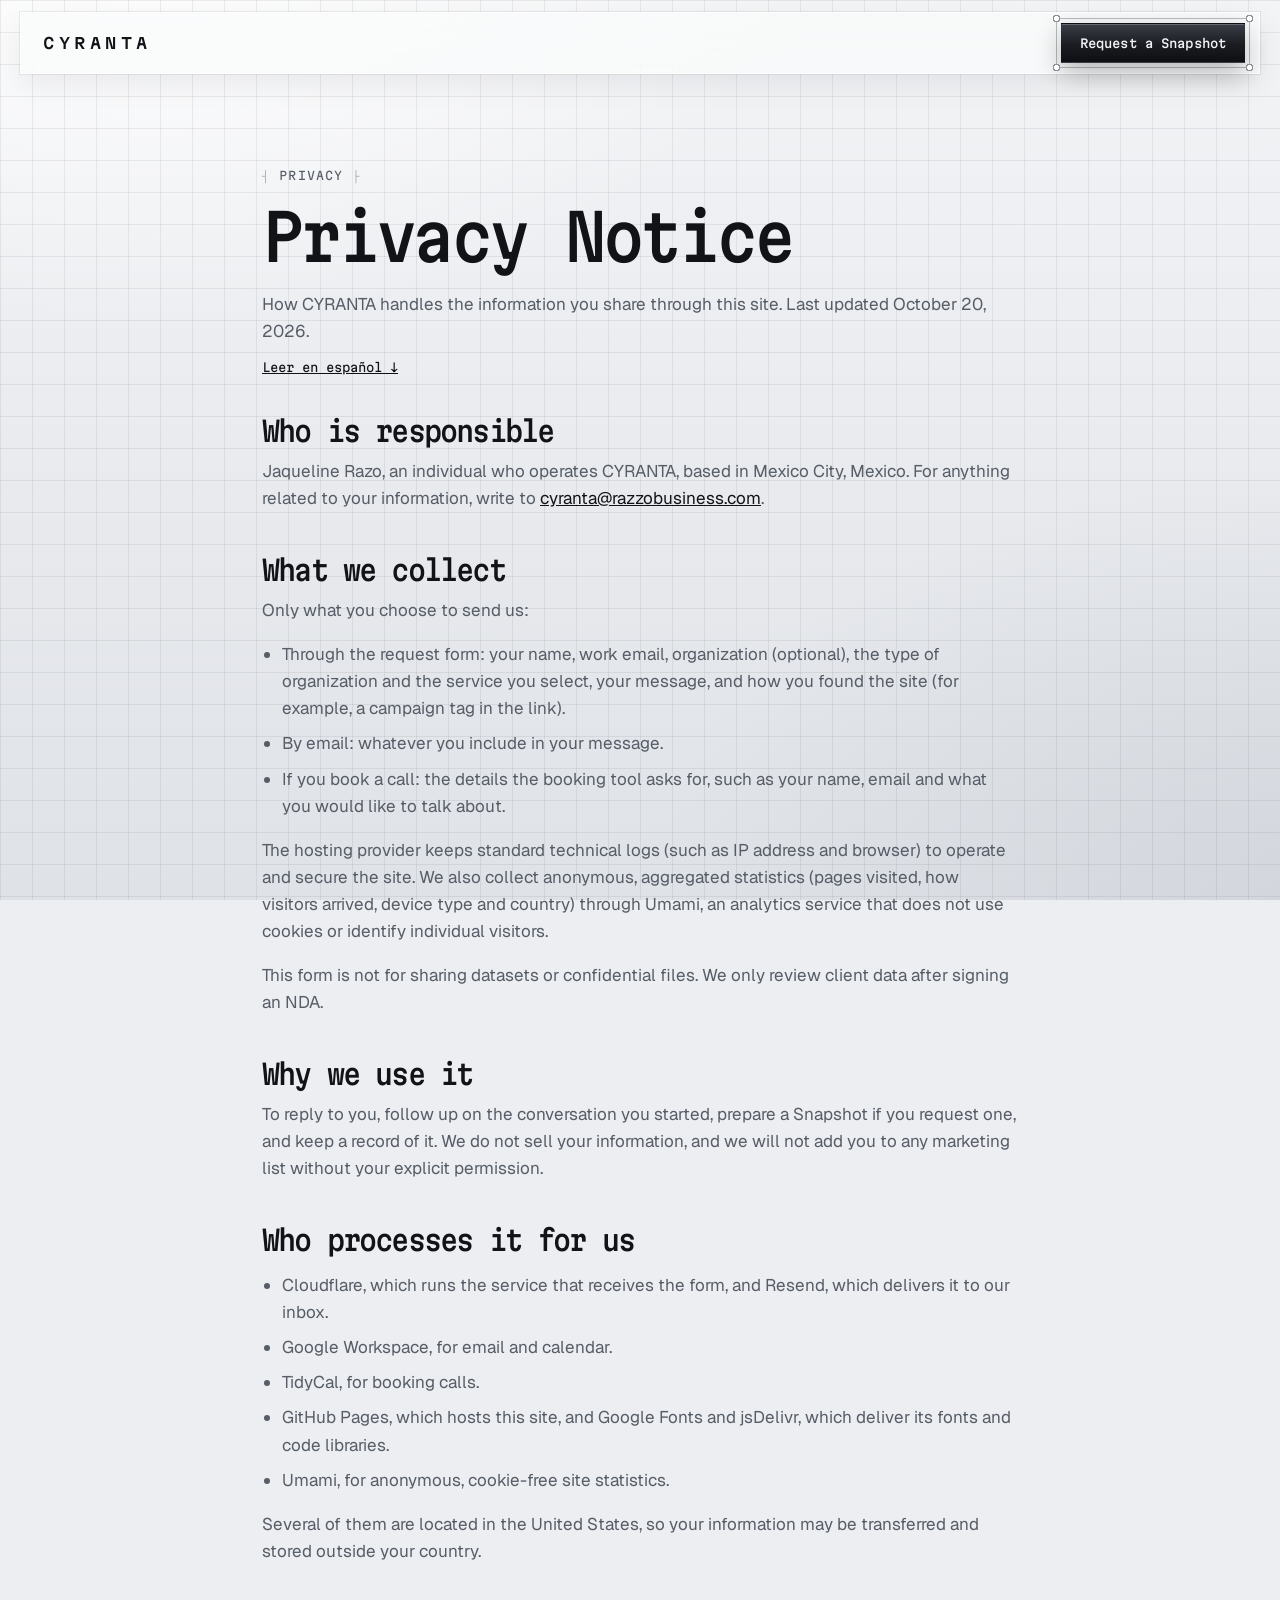
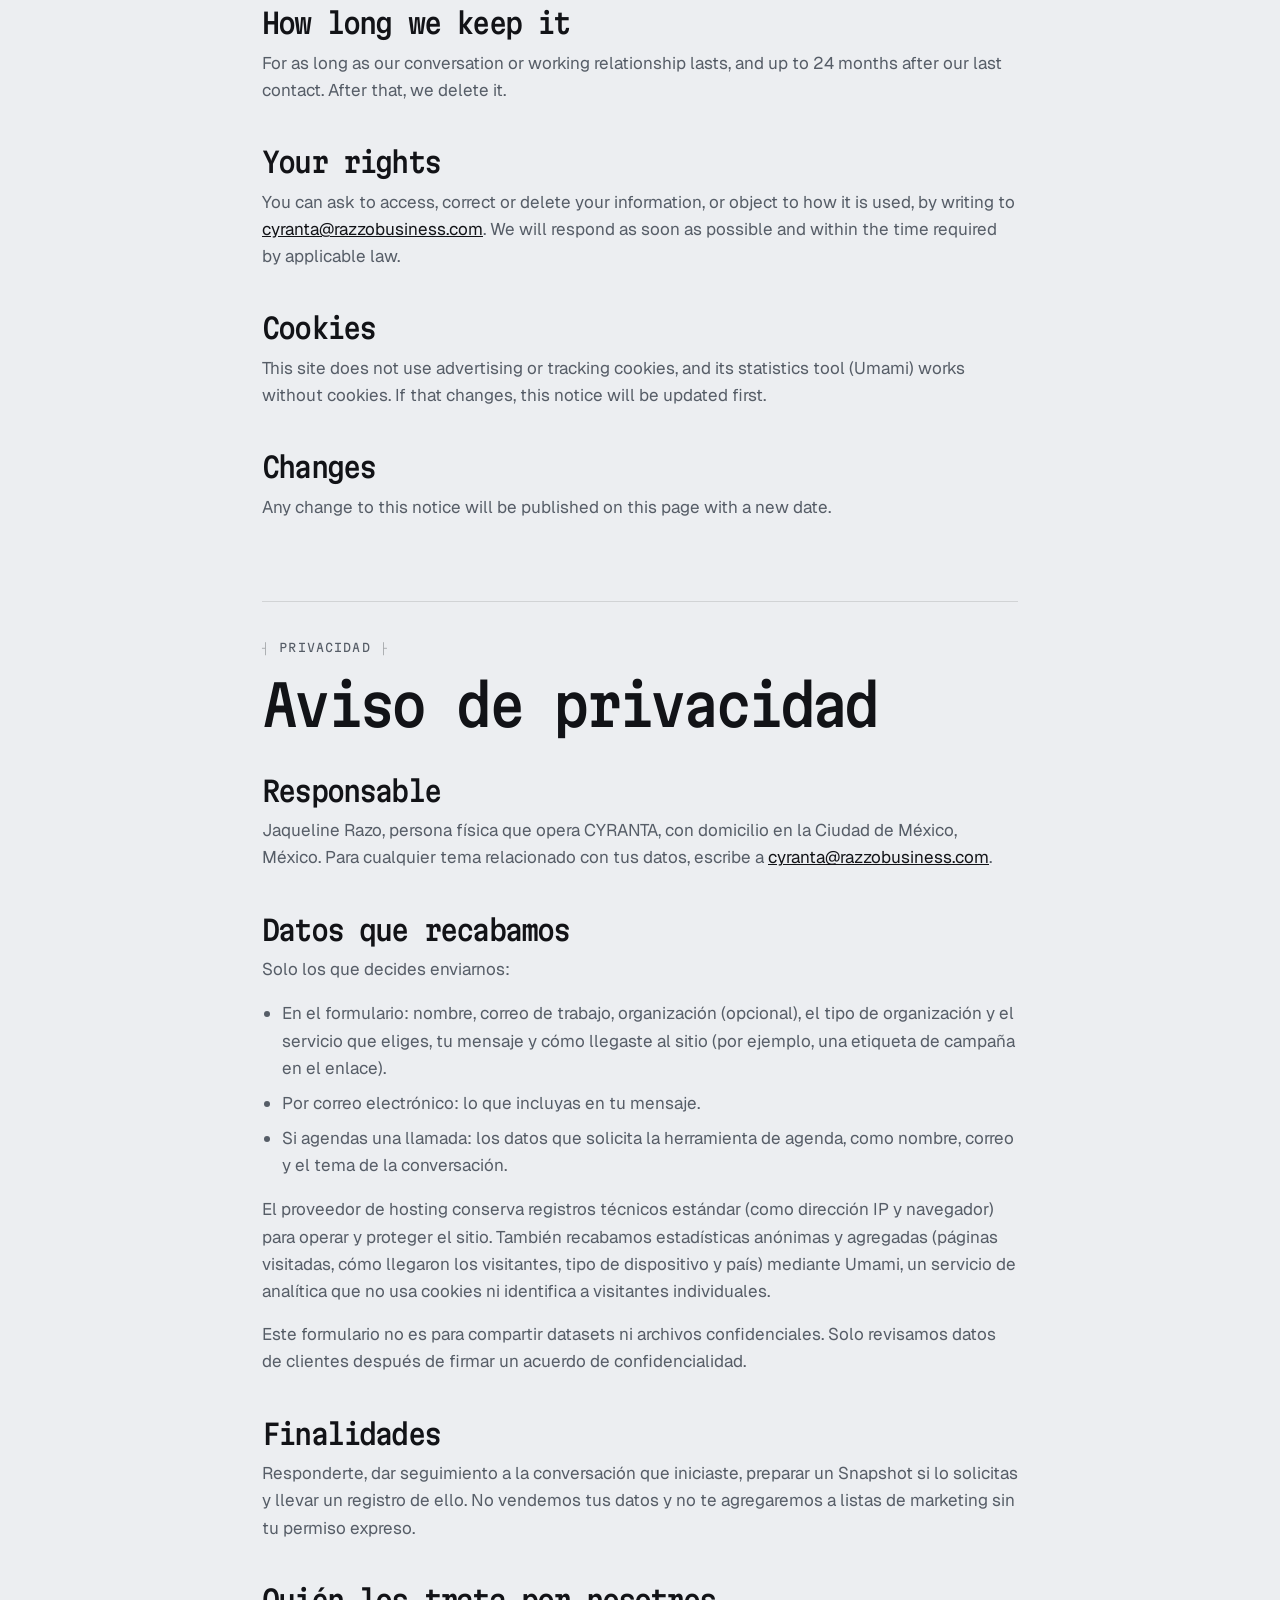
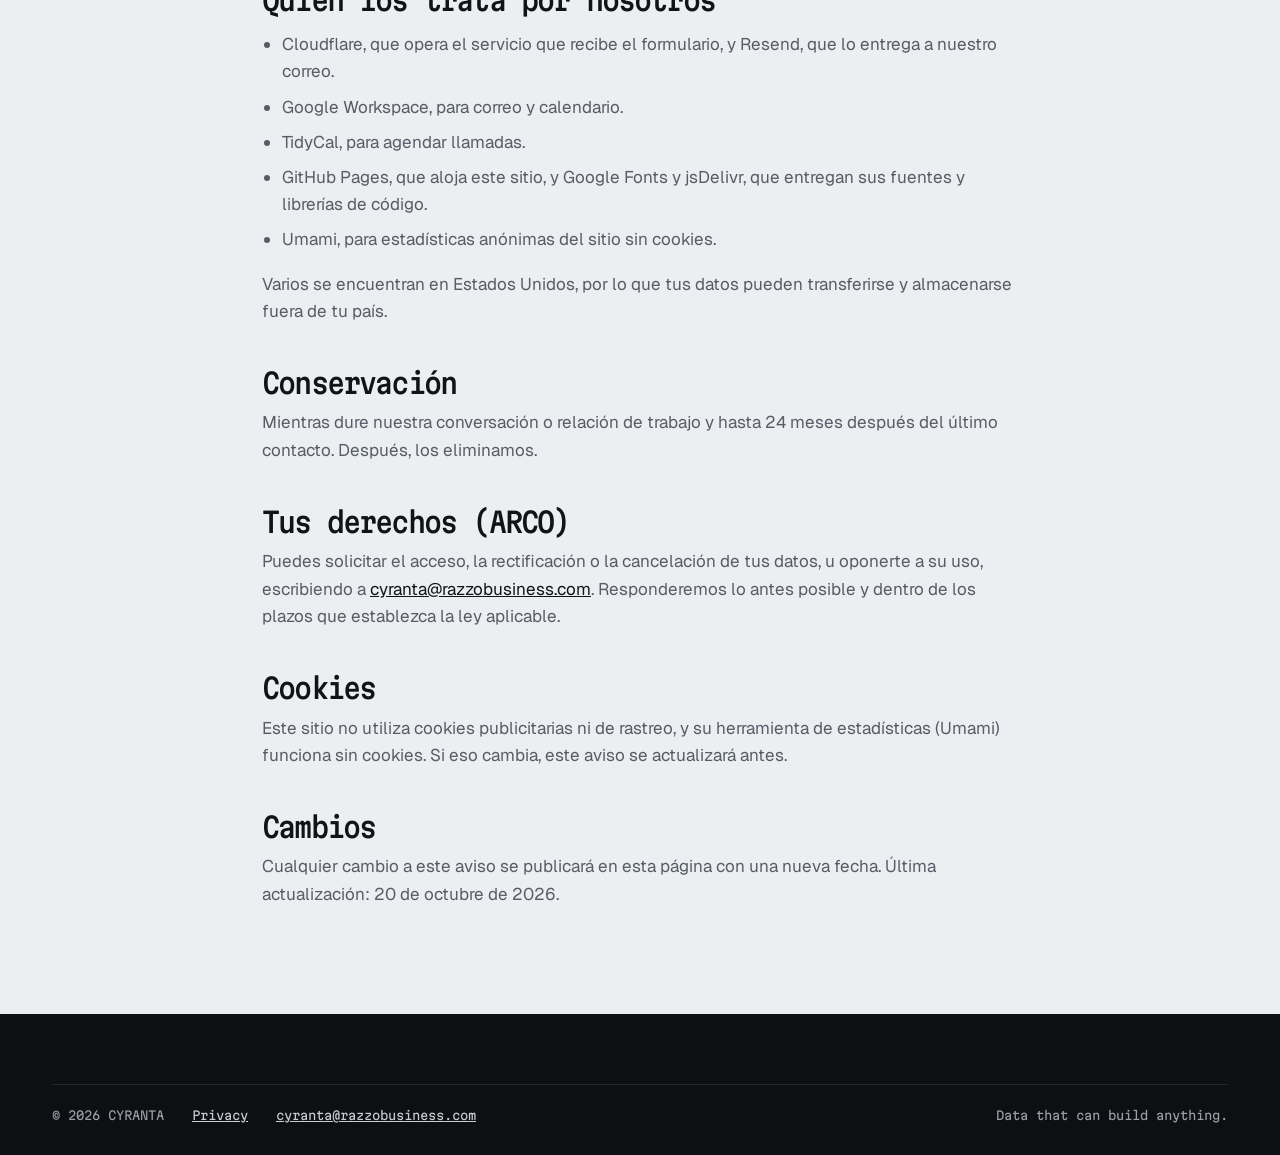
<file: privacy.html>
<!DOCTYPE html>
<html lang="en">
<head>
	<meta charset="UTF-8">
	<meta name="viewport" content="width=device-width, initial-scale=1">
	<title>Privacy Notice | CYRANTA</title>
	<meta name="description" content="How CYRANTA handles the information you share through this site.">
	<link rel="canonical" href="https://cyranta.razzobusiness.com/privacy.html">
	<link rel="icon" href="/favicon.svg" type="image/svg+xml">
	<link rel="preconnect" href="https://fonts.googleapis.com">
	<link rel="preconnect" href="https://fonts.gstatic.com" crossorigin>
	<link href="https://fonts.googleapis.com/css2?family=Martian+Mono:wdth,wght@75..112.5,300..700&family=Geist:wght@400;500;600&display=swap" rel="stylesheet">
	<link rel="stylesheet" href="/css/cyranta.css">
	<script defer src="https://cloud.umami.is/script.js" data-website-id="6c3dd0af-b54d-4f12-9451-df9b2046e7c4" data-domains="cyranta.razzobusiness.com"></script>
</head>
<body>
	<header class="nav" style="top:0">
		<div class="nav-inner">
			<a class="logo" href="/" aria-label="CYRANTA home">CYRANTA</a>
			<a class="btn btn--metal btn--sm btn--handles" href="/#contact" style="margin-left:auto">Request a Snapshot</a>
		</div>
	</header>

	<main id="main" class="page">
		<div class="wrap legal">
			<p class="label"><span class="bracket">┤</span> Privacy <span class="bracket">├</span></p>
			<h1 style="max-width:none;font-size:clamp(36px,5vw,64px)">Privacy Notice</h1>
			<p>How CYRANTA handles the information you share through this site. Last updated October 20, 2026.</p>
			<p class="lang-switch"><a href="#es">Leer en español ↓</a></p>

			<h2>Who is responsible</h2>
			<p>Jaqueline Razo, an individual who operates CYRANTA, based in Mexico City, Mexico. For anything related to your information, write to <a href="mailto:cyranta@razzobusiness.com">cyranta@razzobusiness.com</a>.</p>

			<h2>What we collect</h2>
			<p>Only what you choose to send us:</p>
			<ul>
				<li>Through the request form: your name, work email, organization (optional), the type of organization and the service you select, your message, and how you found the site (for example, a campaign tag in the link).</li>
				<li>By email: whatever you include in your message.</li>
				<li>If you book a call: the details the booking tool asks for, such as your name, email and what you would like to talk about.</li>
			</ul>
			<p>The hosting provider keeps standard technical logs (such as IP address and browser) to operate and secure the site. We also collect anonymous, aggregated statistics (pages visited, how visitors arrived, device type and country) through Umami, an analytics service that does not use cookies or identify individual visitors.</p>
			<p>This form is not for sharing datasets or confidential files. We only review client data after signing an NDA.</p>

			<h2>Why we use it</h2>
			<p>To reply to you, follow up on the conversation you started, prepare a Snapshot if you request one, and keep a record of it. We do not sell your information, and we will not add you to any marketing list without your explicit permission.</p>

			<h2>Who processes it for us</h2>
			<ul>
				<li>Cloudflare, which runs the service that receives the form, and Resend, which delivers it to our inbox.</li>
				<li>Google Workspace, for email and calendar.</li>
				<li>TidyCal, for booking calls.</li>
				<li>GitHub Pages, which hosts this site, and Google Fonts and jsDelivr, which deliver its fonts and code libraries.</li>
				<li>Umami, for anonymous, cookie-free site statistics.</li>
			</ul>
			<p>Several of them are located in the United States, so your information may be transferred and stored outside your country.</p>

			<h2>How long we keep it</h2>
			<p>For as long as our conversation or working relationship lasts, and up to 24 months after our last contact. After that, we delete it.</p>

			<h2>Your rights</h2>
			<p>You can ask to access, correct or delete your information, or object to how it is used, by writing to <a href="mailto:cyranta@razzobusiness.com">cyranta@razzobusiness.com</a>. We will respond as soon as possible and within the time required by applicable law.</p>

			<h2>Cookies</h2>
			<p>This site does not use advertising or tracking cookies, and its statistics tool (Umami) works without cookies. If that changes, this notice will be updated first.</p>

			<h2>Changes</h2>
			<p>Any change to this notice will be published on this page with a new date.</p>

			<div id="es" lang="es" style="margin-top:80px;padding-top:40px;border-top:1px solid var(--line)">
				<p class="label"><span class="bracket">┤</span> Privacidad <span class="bracket">├</span></p>
				<h1 style="max-width:none;font-size:clamp(32px,4.4vw,56px)">Aviso de privacidad</h1>

				<h2>Responsable</h2>
				<p>Jaqueline Razo, persona física que opera CYRANTA, con domicilio en la Ciudad de México, México. Para cualquier tema relacionado con tus datos, escribe a <a href="mailto:cyranta@razzobusiness.com">cyranta@razzobusiness.com</a>.</p>

				<h2>Datos que recabamos</h2>
				<p>Solo los que decides enviarnos:</p>
				<ul>
					<li>En el formulario: nombre, correo de trabajo, organización (opcional), el tipo de organización y el servicio que eliges, tu mensaje y cómo llegaste al sitio (por ejemplo, una etiqueta de campaña en el enlace).</li>
					<li>Por correo electrónico: lo que incluyas en tu mensaje.</li>
					<li>Si agendas una llamada: los datos que solicita la herramienta de agenda, como nombre, correo y el tema de la conversación.</li>
				</ul>
				<p>El proveedor de hosting conserva registros técnicos estándar (como dirección IP y navegador) para operar y proteger el sitio. También recabamos estadísticas anónimas y agregadas (páginas visitadas, cómo llegaron los visitantes, tipo de dispositivo y país) mediante Umami, un servicio de analítica que no usa cookies ni identifica a visitantes individuales.</p>
				<p>Este formulario no es para compartir datasets ni archivos confidenciales. Solo revisamos datos de clientes después de firmar un acuerdo de confidencialidad.</p>

				<h2>Finalidades</h2>
				<p>Responderte, dar seguimiento a la conversación que iniciaste, preparar un Snapshot si lo solicitas y llevar un registro de ello. No vendemos tus datos y no te agregaremos a listas de marketing sin tu permiso expreso.</p>

				<h2>Quién los trata por nosotros</h2>
				<ul>
					<li>Cloudflare, que opera el servicio que recibe el formulario, y Resend, que lo entrega a nuestro correo.</li>
					<li>Google Workspace, para correo y calendario.</li>
					<li>TidyCal, para agendar llamadas.</li>
					<li>GitHub Pages, que aloja este sitio, y Google Fonts y jsDelivr, que entregan sus fuentes y librerías de código.</li>
					<li>Umami, para estadísticas anónimas del sitio sin cookies.</li>
				</ul>
				<p>Varios se encuentran en Estados Unidos, por lo que tus datos pueden transferirse y almacenarse fuera de tu país.</p>

				<h2>Conservación</h2>
				<p>Mientras dure nuestra conversación o relación de trabajo y hasta 24 meses después del último contacto. Después, los eliminamos.</p>

				<h2>Tus derechos (ARCO)</h2>
				<p>Puedes solicitar el acceso, la rectificación o la cancelación de tus datos, u oponerte a su uso, escribiendo a <a href="mailto:cyranta@razzobusiness.com">cyranta@razzobusiness.com</a>. Responderemos lo antes posible y dentro de los plazos que establezca la ley aplicable.</p>

				<h2>Cookies</h2>
				<p>Este sitio no utiliza cookies publicitarias ni de rastreo, y su herramienta de estadísticas (Umami) funciona sin cookies. Si eso cambia, este aviso se actualizará antes.</p>

				<h2>Cambios</h2>
				<p>Cualquier cambio a este aviso se publicará en esta página con una nueva fecha. Última actualización: 20 de octubre de 2026.</p>
			</div>
		</div>
	</main>

	<footer class="footer">
		<div class="wrap">
			<div class="footer-row">
				<span>© 2026 CYRANTA</span>
				<a href="/privacy.html">Privacy</a>
				<a href="mailto:cyranta@razzobusiness.com">cyranta@razzobusiness.com</a>
				<span class="footer-tag">Data that can build anything.</span>
			</div>
		</div>
	</footer>
</body>
</html>
</file>
<file: css/cyranta.css>
/* CYRANTA — brushed silver and graphite, luxury-car calm, technical detail.
   The page stays nearly monochrome; color lives only in the glass swarm. */
:root {
	--bg: #ECEEF1;
	--bg-2: #DFE2E7;
	--ink: #121317;
	--muted: #565D67;
	--line: rgba(18, 19, 23, 0.12);
	--hair: rgba(18, 19, 23, 0.07);
	--panel: rgba(250, 251, 252, 0.78);
	--graphite: #0E0F12;
	--graphite-2: #1B1D22;
	--display: 'Martian Mono', ui-monospace, monospace;
	--font: 'Geist', system-ui, -apple-system, sans-serif;
	--chrome-light: linear-gradient(180deg, #FFFFFF 0%, #C9CDD3 38%, #FFFFFF 52%, #8E949C 70%, #E6E8EB 100%);
	--metal: linear-gradient(180deg, #3A3E46 0%, #1A1C21 55%, #0E0F12 100%);
	--brushed: repeating-linear-gradient(90deg, rgba(255, 255, 255, 0.28) 0 1px, rgba(255, 255, 255, 0) 1px 3px);
	--top: 38px;
}

* { box-sizing: border-box; }
html { scroll-behavior: smooth; scroll-padding-top: 110px; }
@media (prefers-reduced-motion: reduce) { html { scroll-behavior: auto; } }

body {
	margin: 0;
	background: var(--bg);
	color: var(--ink);
	font-family: var(--font);
	font-size: 17px;
	line-height: 1.6;
	-webkit-font-smoothing: antialiased;
}
/* Silver sheen + fine technical grid behind everything. */
body::before {
	content: '';
	position: fixed;
	inset: 0;
	z-index: -1;
	background:
		linear-gradient(var(--hair) 1px, transparent 1px) 0 0 / 32px 32px,
		linear-gradient(90deg, var(--hair) 1px, transparent 1px) 0 0 / 32px 32px,
		radial-gradient(1100px 700px at 12% -10%, #FFFFFF 0%, rgba(255, 255, 255, 0) 60%),
		radial-gradient(900px 600px at 100% 100%, #D3D7DD 0%, rgba(211, 215, 221, 0) 70%),
		linear-gradient(180deg, #F3F4F6 0%, var(--bg-2) 100%);
}

.skip { position: absolute; left: -9999px; }
.skip:focus { left: 16px; top: 16px; z-index: 100; background: var(--ink); color: #fff; padding: 8px 14px; }
:focus-visible { outline: 2px solid #2F7CF6; outline-offset: 3px; }

.swarm { position: fixed; inset: 0; width: 100%; height: 100%; z-index: 1; pointer-events: none; }
.hud {
	position: fixed;
	left: 24px;
	bottom: 20px;
	z-index: 5;
	margin: 0;
	font: 400 10.5px/1 var(--display);
	letter-spacing: 0.08em;
	text-transform: uppercase;
	color: var(--muted);
	pointer-events: none;
}
.hud.is-dark { color: #9AA0A8; }
.hud:empty { display: none; }

/* Ticker */
.ticker {
	position: fixed;
	top: 0;
	left: 0;
	right: 0;
	z-index: 11;
	height: var(--top);
	overflow: hidden;
	background: var(--metal);
	border-bottom: 1px solid rgba(255, 255, 255, 0.08);
	box-shadow: inset 0 -1px 0 rgba(0, 0, 0, 0.4);
}
.ticker-track {
	display: flex;
	width: max-content;
	height: 100%;
	align-items: center;
	animation: ticker 48s linear infinite;
}
.ticker:hover .ticker-track { animation-play-state: paused; }
.ticker a {
	padding: 0 34px;
	font: 400 11.5px/1 var(--display);
	color: #C9CDD3;
	text-decoration: none;
	white-space: nowrap;
	border-right: 1px solid rgba(255, 255, 255, 0.1);
}
.ticker a:hover { color: #fff; }
@keyframes ticker { to { transform: translateX(-50%); } }
@media (prefers-reduced-motion: reduce) { .ticker-track { animation: none; } }

/* Navigation */
.nav { position: fixed; top: var(--top); left: 0; right: 0; z-index: 10; padding: 12px 16px; }
.nav-inner {
	max-width: 1240px;
	margin: 0 auto;
	display: flex;
	align-items: center;
	gap: 26px;
	padding: 10px 14px 10px 22px;
	background: var(--panel);
	border: 1px solid rgba(255, 255, 255, 0.95);
	outline: 1px solid var(--hair);
	backdrop-filter: blur(18px) saturate(1.4);
	-webkit-backdrop-filter: blur(18px) saturate(1.4);
	box-shadow: 0 10px 30px rgba(18, 19, 23, 0.07);
}
.logo {
	font: 600 15px/1 var(--display);
	font-stretch: 112.5%;
	letter-spacing: 0.3em;
	color: var(--ink);
	text-decoration: none;
}
.nav nav { margin-left: auto; }
.nav-links { display: flex; gap: 24px; list-style: none; margin: 0; padding: 0; }
.nav-links a { color: var(--muted); text-decoration: none; font: 400 12.5px/1 var(--display); }
.nav-links a:hover { color: var(--ink); }

/* Buttons */
.btn {
	position: relative;
	display: inline-flex;
	align-items: center;
	justify-content: center;
	min-height: 48px;
	padding: 0 24px;
	font: 500 13px/1 var(--display);
	letter-spacing: 0.01em;
	text-decoration: none;
	border: 1px solid transparent;
	cursor: pointer;
	transition: transform 0.2s, box-shadow 0.2s;
}
.btn:hover { transform: translateY(-1px); }
.btn--metal {
	background: var(--metal);
	color: #F2F3F5;
	box-shadow: inset 0 1px 0 rgba(255, 255, 255, 0.22), 0 10px 26px rgba(14, 15, 18, 0.28);
}
.btn--line { background: rgba(255, 255, 255, 0.55); color: var(--ink); border-color: var(--line); }
.btn--sm { min-height: 40px; padding: 0 18px; font-size: 12px; }
/* Selection handles around the primary action. */
.btn--handles::before {
	content: '';
	position: absolute;
	inset: -6px;
	border: 1px solid rgba(18, 19, 23, 0.28);
	pointer-events: none;
}
.btn--handles::after {
	content: '';
	position: absolute;
	inset: -10px;
	pointer-events: none;
	--dot: radial-gradient(circle, #FFFFFF 0 2.4px, #8A9099 2.6px 3.6px, transparent 3.8px);
	background: var(--dot) 0 0 / 9px 9px no-repeat, var(--dot) 100% 0 / 9px 9px no-repeat, var(--dot) 0 100% / 9px 9px no-repeat, var(--dot) 100% 100% / 9px 9px no-repeat;
}

/* Scenes: each one gives the swarm a full screen to tell its part. */
.scene {
	position: relative;
	min-height: 100vh;
	display: flex;
	flex-direction: column;
	justify-content: center;
	padding: 150px 0 90px;
	border-top: 1px solid var(--hair);
}
/* Registration marks at the corners of every scene. */
.scene::before, .scene::after {
	content: '+';
	position: absolute;
	top: 14px;
	font: 300 18px/1 var(--display);
	color: rgba(18, 19, 23, 0.3);
}
.scene::before { left: 18px; }
.scene::after { right: 18px; }
.scene--hero { border-top: 0; padding-top: 170px; }
.scene--top { justify-content: flex-start; padding-top: 150px; }
.scene--dark {
	background:
		linear-gradient(rgba(255, 255, 255, 0.035) 1px, transparent 1px) 0 0 / 32px 32px,
		linear-gradient(90deg, rgba(255, 255, 255, 0.035) 1px, transparent 1px) 0 0 / 32px 32px,
		radial-gradient(900px 500px at 80% 0%, #2A2D33 0%, rgba(42, 45, 51, 0) 70%),
		var(--graphite);
	color: #F2F3F5;
}
.scene--dark::before, .scene--dark::after { color: rgba(255, 255, 255, 0.3); }
.scene--dark p:not(.label) { color: #B4BAC2; }
.scene--dark .label { color: #9AA0A8; }

.wrap { position: relative; z-index: 2; width: 100%; max-width: 1240px; margin: 0 auto; padding: 0 32px; }
.copy { max-width: 540px; }
.copy--hero { max-width: 640px; }
.copy--wide { max-width: 600px; }
[data-side="left"] .copy { margin-left: auto; }
.copy--center { max-width: 760px; margin: 0 auto; text-align: center; }

.label {
	margin: 0 0 22px;
	font: 400 11.5px/1 var(--display);
	letter-spacing: 0.1em;
	text-transform: uppercase;
	color: var(--muted);
}
.label--center { text-align: center; }
.bracket { color: rgba(18, 19, 23, 0.35); }
.num { font-family: var(--display); color: var(--ink); margin-right: 10px; }
.scene--dark .num { color: #fff; }

h1, h2 {
	margin: 0 0 22px;
	font-family: var(--display);
	font-weight: 500;
	font-stretch: 87.5%;
	letter-spacing: -0.065em;
	line-height: 1.02;
}
h1 { font-size: clamp(44px, 6.4vw, 92px); max-width: 10ch; }
h2 { font-size: clamp(30px, 3.5vw, 50px); }
.accent { color: #1F7F00; }

/* Hero: "anything." types itself, with a blinking block caret. */
.typed { display: inline-block; min-width: 9ch; }
.typed::after {
	content: '';
	display: inline-block;
	width: 0.5ch;
	height: 0.82em;
	margin-left: 0.06em;
	vertical-align: -0.04em;
	background: #1F7F00;
	animation: caret 1s steps(1) infinite;
}
@keyframes caret { 50% { opacity: 0; } }
@media (prefers-reduced-motion: reduce) { .typed::after { animation: none; } }
.sr-only { position: absolute; width: 1px; height: 1px; overflow: hidden; clip: rect(0 0 0 0); white-space: nowrap; }
p { margin: 0 0 16px; color: var(--muted); }
.lede { font-size: 20px; line-height: 2; color: var(--ink); max-width: 600px; }
.pill {
	display: inline-flex;
	align-items: center;
	gap: 7px;
	padding: 2px 12px 2px 8px;
	border: 1px solid var(--line);
	background: rgba(255, 255, 255, 0.7);
	border-radius: 999px;
	line-height: 1.6;
	white-space: nowrap;
}
.pill svg { width: 16px; height: 16px; fill: none; stroke: var(--ink); stroke-width: 1.4; stroke-linecap: round; stroke-linejoin: round; }
.actions { display: flex; flex-wrap: wrap; gap: 18px; margin: 34px 0 0; }

.builtfor { margin-top: 12vh; }
.builtfor .label { margin-bottom: 16px; }
.builtfor-list { display: flex; justify-content: center; flex-wrap: wrap; gap: 0; list-style: none; padding: 0; margin: 0; border-top: 1px dashed var(--line); border-bottom: 1px dashed var(--line); }
.builtfor-list li { padding: 18px 40px; font: 400 14px/1 var(--display); letter-spacing: -0.01em; color: var(--ink); }
.builtfor-list li + li { border-left: 1px dashed var(--line); }

.pains { list-style: none; padding: 0; margin: 28px 0 0; border-top: 1px solid var(--line); }
.pains li { display: flex; gap: 14px; padding: 15px 0; border-bottom: 1px solid var(--line); font: 400 14px/1.4 var(--display); color: var(--ink); }
.x { color: #9AA0A8; }

/* Windows: the site's illustrations, built in HTML. */
.window {
	margin: 30px 0 0;
	background: linear-gradient(180deg, rgba(255, 255, 255, 0.92), rgba(246, 247, 249, 0.86));
	border: 1px solid rgba(255, 255, 255, 0.95);
	outline: 1px solid var(--line);
	box-shadow: 0 30px 60px rgba(18, 19, 23, 0.12), 0 2px 0 rgba(255, 255, 255, 0.9) inset;
	backdrop-filter: blur(16px);
	-webkit-backdrop-filter: blur(16px);
	overflow: hidden;
}
.window-bar {
	display: flex;
	align-items: center;
	gap: 7px;
	height: 36px;
	padding: 0 14px;
	background: var(--brushed), linear-gradient(180deg, #F6F7F9, #DDE0E5);
	border-bottom: 1px solid var(--line);
	font: 400 11px/1 var(--display);
	color: var(--muted);
}
.window-bar i { width: 9px; height: 9px; border-radius: 50%; background: linear-gradient(180deg, #A9AEB6, #6E747D); }
.window-bar span { margin-left: 10px; }
.window-bar em { margin-left: auto; font-style: normal; font-size: 10px; letter-spacing: 0.08em; text-transform: uppercase; padding: 4px 8px; border: 1px solid var(--line); }
.window--dark { background: linear-gradient(180deg, rgba(36, 38, 44, 0.9), rgba(20, 21, 25, 0.9)); border-color: rgba(255, 255, 255, 0.1); outline-color: rgba(255, 255, 255, 0.06); box-shadow: 0 30px 60px rgba(0, 0, 0, 0.4); }
.window--dark .window-bar { background: var(--brushed), linear-gradient(180deg, #33363D, #1E2025); border-color: rgba(255, 255, 255, 0.08); color: #A7ADB6; }
.window--dark .window-bar em { border-color: rgba(255, 255, 255, 0.15); }

.checks { list-style: none; margin: 0; padding: 10px 18px 16px; }
.checks li { display: grid; grid-template-columns: 180px 1fr 18px; align-items: center; gap: 14px; padding: 9px 0; font: 400 12px/1.2 var(--display); border-bottom: 1px solid var(--hair); }
.checks li:last-child { border-bottom: 0; }
.checks b { height: 4px; background: var(--hair); position: relative; overflow: hidden; }
.checks b::after { content: ''; position: absolute; inset: 0; width: 0; background: linear-gradient(90deg, #8A9099, #121317); transition: width 1.2s cubic-bezier(.2, .7, .2, 1); }
.checks li:nth-child(2) b::after { transition-delay: .15s; }
.checks li:nth-child(3) b::after { transition-delay: .3s; }
.checks li:nth-child(4) b::after { transition-delay: .45s; }
.checks li:nth-child(5) b::after { transition-delay: .6s; }
.checks li:nth-child(6) b::after { transition-delay: .75s; }
.is-in .checks b::after { width: var(--w); }
.checks i { font-style: normal; color: var(--ink); }

.specs { display: grid; grid-template-columns: repeat(3, 1fr); margin: 30px 0 0; border-top: 1px solid var(--line); border-bottom: 1px solid var(--line); }
.specs div { padding: 18px 16px 18px 0; }
.specs div + div { padding-left: 16px; border-left: 1px solid var(--line); }
.specs dt { font: 400 10.5px/1.3 var(--display); letter-spacing: 0.08em; text-transform: uppercase; color: var(--muted); margin-bottom: 10px; }
.specs dd { margin: 0; font: 500 20px/1.15 var(--display); font-stretch: 87.5%; letter-spacing: -0.04em; }
.specs div:first-child dd { font-size: 44px; line-height: 1; }

.table-wrap { overflow-x: auto; }
.table { width: 100%; border-collapse: collapse; font: 400 11.5px/1.3 var(--display); }
.table th { text-align: left; font-weight: 400; color: var(--muted); padding: 10px 14px; border-bottom: 1px solid var(--line); background: rgba(18, 19, 23, 0.025); white-space: nowrap; }
.table td { padding: 10px 14px; border-bottom: 1px solid var(--hair); white-space: nowrap; }
.table tr:last-child td { border-bottom: 0; }

.stages, .steps { list-style: none; padding: 0; display: grid; gap: 0; }
.stages { grid-template-columns: repeat(3, 1fr); margin: 44vh 0 0; }
.steps { grid-template-columns: repeat(4, 1fr); margin: 44vh 0 0; }
.stages li, .steps li {
	display: flex;
	flex-direction: column;
	gap: 8px;
	padding: 24px;
	background: var(--panel);
	border: 1px solid rgba(255, 255, 255, 0.9);
	outline: 1px solid var(--line);
	backdrop-filter: blur(14px);
	-webkit-backdrop-filter: blur(14px);
}
.stages strong, .steps strong { font: 500 17px/1.2 var(--display); font-stretch: 87.5%; letter-spacing: -0.03em; }
.stages li > span:last-child, .steps li > span:last-child { color: var(--muted); font-size: 15px; }
.stages .num, .steps .num { font-size: 11px; color: var(--muted); }

/* Clean room diagram */
.room { display: grid; grid-template-columns: 1fr 1.2fr 1fr; gap: 26px; padding: 26px 22px 24px; position: relative; }
.room > div { position: relative; padding: 14px 12px; border: 1px solid rgba(255, 255, 255, 0.16); font: 500 12.5px/1.3 var(--display); color: #F2F3F5; text-align: center; }
.room small { display: block; margin-top: 6px; font-weight: 400; font-size: 10px; color: #9AA0A8; }
.room-core { background: linear-gradient(180deg, rgba(255, 255, 255, 0.12), rgba(255, 255, 255, 0.04)); border-color: rgba(255, 255, 255, 0.35) !important; }
.room-party:first-child::after, .room-party:nth-child(3)::before {
	content: '';
	position: absolute;
	top: 50%;
	width: 26px;
	border-top: 1px dashed rgba(255, 255, 255, 0.4);
}
.room-party:first-child::after { right: -27px; }
.room-party:nth-child(3)::before { left: -27px; }
.room-out { grid-column: 2; border-style: dashed !important; }
.room-out::before { content: ''; position: absolute; left: 50%; top: -27px; height: 26px; border-left: 1px dashed rgba(255, 255, 255, 0.4); }

/* Snapshot tabs */
.tabs { display: flex; gap: 0; border-bottom: 1px solid var(--line); overflow-x: auto; }
.tabs button {
	flex: 1;
	padding: 12px 14px;
	font: 400 11.5px/1 var(--display);
	color: var(--muted);
	background: transparent;
	border: 0;
	border-right: 1px solid var(--hair);
	cursor: pointer;
	white-space: nowrap;
}
.tabs button[aria-selected="true"] { color: var(--ink); background: rgba(255, 255, 255, 0.85); box-shadow: inset 0 -2px 0 var(--ink); }
.tab-panel { min-height: 196px; }
.code { margin: 0; padding: 18px 20px; font: 400 11.5px/1.75 var(--display); color: var(--ink); white-space: pre; overflow-x: auto; }
.code--log span { color: var(--muted); }
.code--log b { font-weight: 400; color: var(--ink); }
.demo { padding: 18px 20px; }
.demo-in { font: 400 13px/1.6 var(--display); color: var(--ink); padding-bottom: 14px; border-bottom: 1px dashed var(--line); }
.demo-in span, .demo-out dt { display: inline-block; min-width: 86px; font-size: 10.5px; letter-spacing: 0.08em; text-transform: uppercase; color: var(--muted); }
.demo-out { margin: 0; font: 400 13px/1.4 var(--display); }
.demo-out div { display: flex; padding: 7px 0; }
.demo-out dd { margin: 0; }
.datacard { margin: 0; padding: 8px 20px 12px; font: 400 12px/1.3 var(--display); }
.datacard div { display: flex; justify-content: space-between; gap: 16px; padding: 10px 0; border-bottom: 1px solid var(--hair); }
.datacard div:last-child { border-bottom: 0; }
.datacard dt { color: var(--muted); }
.datacard dd { margin: 0; text-align: right; }

/* FAQ */
.faq { margin-top: 26px; border-top: 1px solid var(--line); }
.faq details { border-bottom: 1px solid var(--line); padding: 18px 0; }
.faq summary { cursor: pointer; font: 400 14px/1.4 var(--display); letter-spacing: -0.01em; list-style: none; display: flex; justify-content: space-between; gap: 16px; }
.faq summary::-webkit-details-marker { display: none; }
.faq summary::after { content: '+'; font-family: var(--display); color: var(--muted); }
.faq details[open] summary::after { content: '−'; }
.faq details p { margin: 12px 0 0; }

/* Form */
.form-body { padding: 24px; display: grid; gap: 16px; }
.form .row { display: grid; grid-template-columns: 1fr 1fr; gap: 16px; }
.form label { display: grid; gap: 7px; font: 400 11px/1.2 var(--display); letter-spacing: 0.04em; color: var(--muted); }
.form input, .form select, .form textarea {
	font: 400 16px/1.4 var(--font);
	color: var(--ink);
	background: rgba(255, 255, 255, 0.9);
	border: 1px solid var(--line);
	border-radius: 0;
	padding: 12px 14px;
	width: 100%;
}
.form-actions { display: flex; flex-wrap: wrap; gap: 18px; margin-top: 8px; padding-left: 6px; }
.form-note { font: 400 11px/1.5 var(--display); margin: 0; }
.form-note a { color: var(--ink); }
.hp { position: absolute; left: -9999px; width: 1px; height: 1px; }
.field.is-invalid input, .field.is-invalid textarea { border-color: #B42318; }
.form-status { margin: 0; font: 400 12.5px/1.5 var(--display); color: #1F7F00; }
.form-status:empty { display: none; }
.form-status.is-error { color: #B42318; }
.form-status a { color: inherit; }
.form.is-sent .row, .form.is-sent > .form-body > .field, .form.is-sent .form-actions { display: none; }

/* Privacy and 404 pages */
.page { position: relative; z-index: 2; padding: 170px 0 90px; }
.page .wrap { max-width: 820px; }
.legal h2 { font-size: clamp(22px, 2.4vw, 28px); margin: 44px 0 12px; }
.legal ul { color: var(--muted); padding-left: 20px; }
.legal li { margin-bottom: 8px; }
.legal a { color: var(--ink); }
.lang-switch { font: 400 12px/1 var(--display); }
.lost { min-height: 100vh; display: grid; place-items: center; text-align: center; padding: 120px 16px 60px; }

/* Footer: a large chrome wordmark, luxury-car style. */
.footer { position: relative; z-index: 2; padding: 70px 0 34px; background: var(--graphite); color: #9AA0A8; overflow: hidden; }
.footer-mark {
	margin: 0 0 30px;
	font: 600 clamp(56px, 15vw, 210px)/0.9 var(--display);
	font-stretch: 112.5%;
	letter-spacing: -0.04em;
	text-align: center;
	background-image: var(--chrome-light);
	-webkit-background-clip: text;
	background-clip: text;
	color: transparent;
	opacity: 0.9;
}
.footer-row { display: flex; flex-wrap: wrap; gap: 28px; align-items: center; padding-top: 24px; border-top: 1px solid rgba(255, 255, 255, 0.1); font: 400 12px/1 var(--display); }
.footer a { color: #C9CDD3; }
.footer-tag { margin-left: auto; }

/* Reveal */
.reveal { opacity: 0; transform: translateY(24px); transition: opacity 0.8s, transform 0.8s cubic-bezier(.2, .7, .2, 1); }
.reveal.is-in { opacity: 1; transform: none; }
@media (prefers-reduced-motion: reduce) { .reveal { opacity: 1; transform: none; transition: none; } }

@media (max-width: 1000px) {
	.nav-links { display: none; }
	.steps { grid-template-columns: 1fr 1fr; }
}
@media (max-width: 767px) {
	:root { --top: 32px; }
	.wrap { padding: 0 16px; }
	.nav { padding: 10px 12px; }
	.nav-inner { padding-left: 16px; gap: 12px; }
	.nav .btn { margin-left: auto; }
	.scene { min-height: auto; padding: 46vh 0 72px; justify-content: flex-start; }
	.scene--hero { padding-top: 40vh; }
	.copy, .copy--wide, .copy--hero, [data-side="left"] .copy { max-width: none; margin: 0; }
	.copy--center { text-align: left; }
	.label--center { text-align: left; }
	.copy { padding: 22px 18px; background: rgba(236, 238, 241, 0.8); backdrop-filter: blur(16px); -webkit-backdrop-filter: blur(16px); outline: 1px solid var(--hair); }
	.scene--dark .copy { background: rgba(14, 15, 18, 0.78); outline-color: rgba(255, 255, 255, 0.06); }
	.lede { font-size: 17px; }
	.builtfor { margin-top: 32px; }
	.builtfor-list { flex-direction: column; }
	.builtfor-list li { padding: 14px 0; }
	.builtfor-list li + li { border-left: 0; border-top: 1px dashed var(--line); }
	.stages, .steps { grid-template-columns: 1fr; margin-top: 20px; }
	.specs { grid-template-columns: 1fr; }
	.specs div + div { padding-left: 0; border-left: 0; border-top: 1px solid var(--line); }
	.checks li { grid-template-columns: 1fr 60px 14px; }
	.room { grid-template-columns: 1fr; }
	.room-party::before, .room-party::after, .room-out::before { display: none; }
	.room-out { grid-column: 1; }
	.form .row { grid-template-columns: 1fr; }
	.hud { display: none; }
	.footer-tag { margin-left: 0; }
	/* Legible minimum on phones. */
	.code, .ticker a, .window-bar, .window-bar em, .label, .table, .checks li, .tabs button, .form label, .form-note, .datacard, .specs dt, .demo-in span, .demo-out dt, .stages .num, .steps .num { font-size: 12px; }
}
</file>
